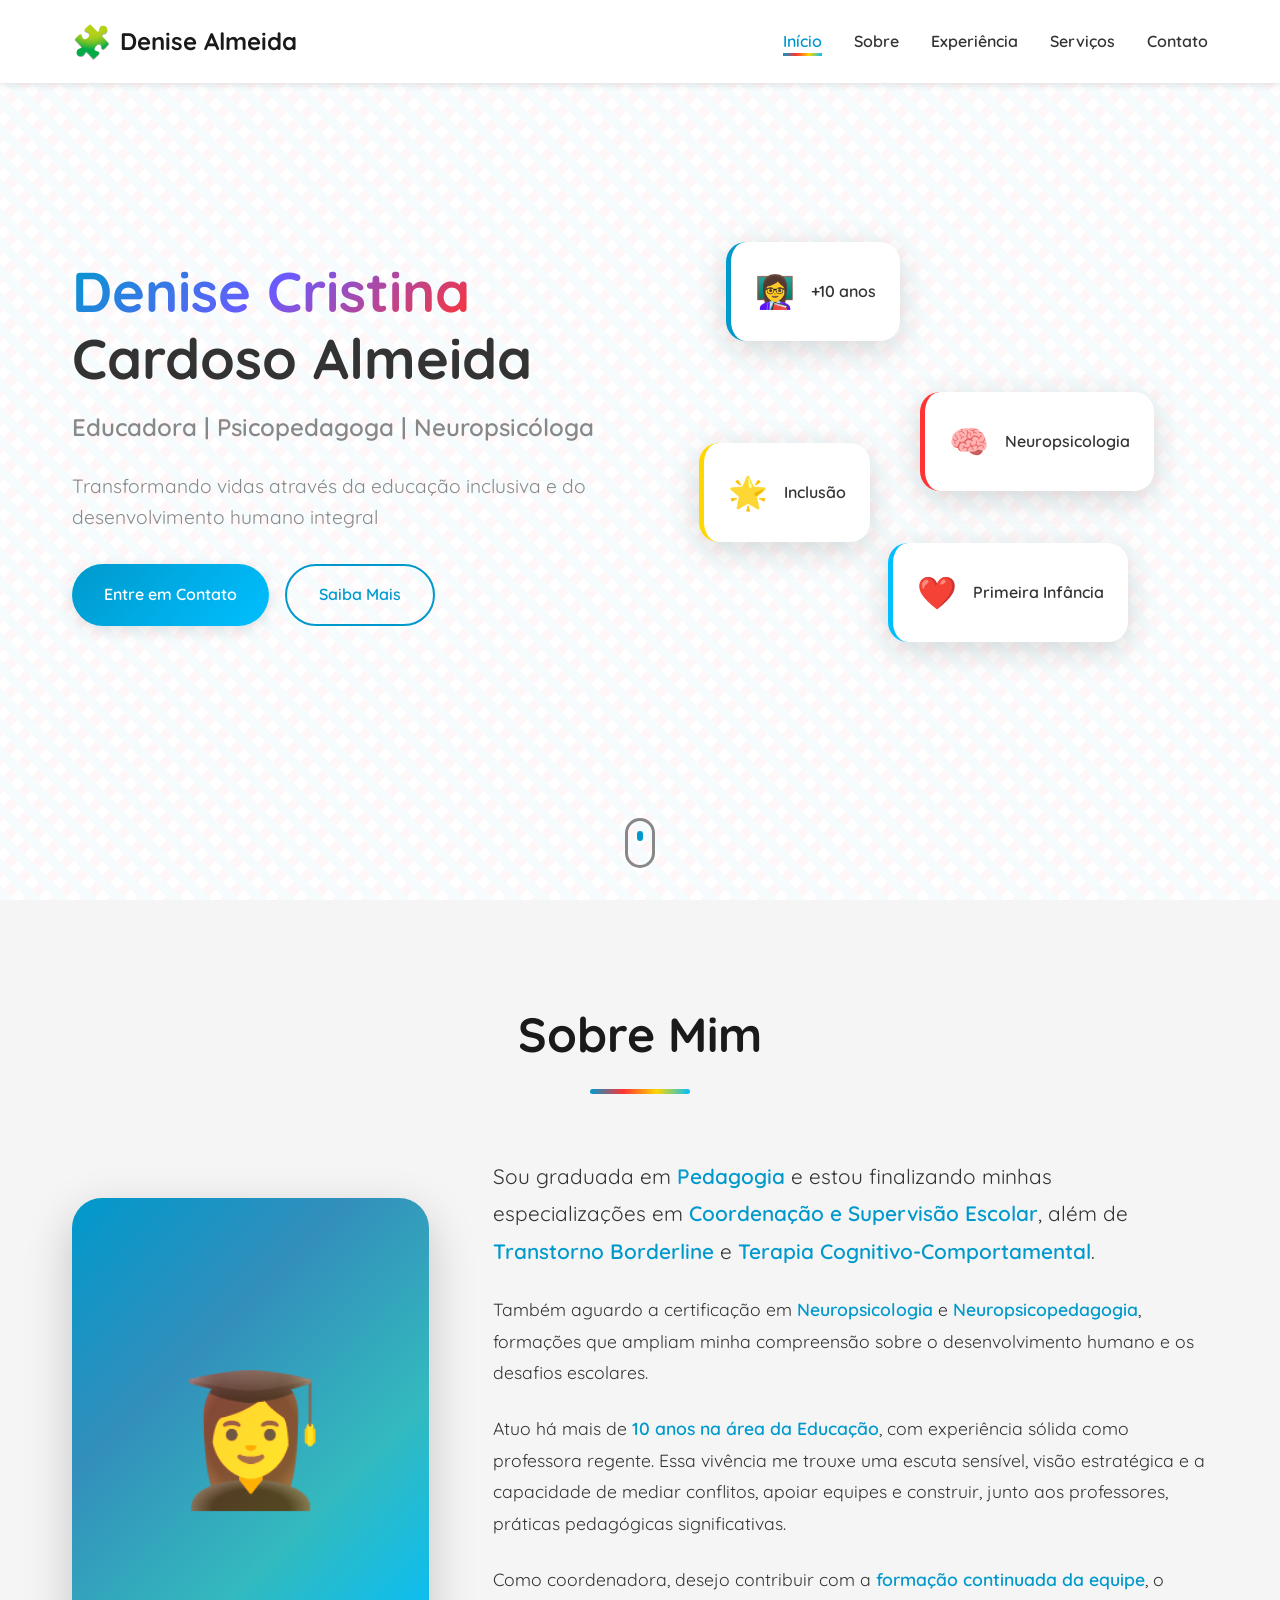
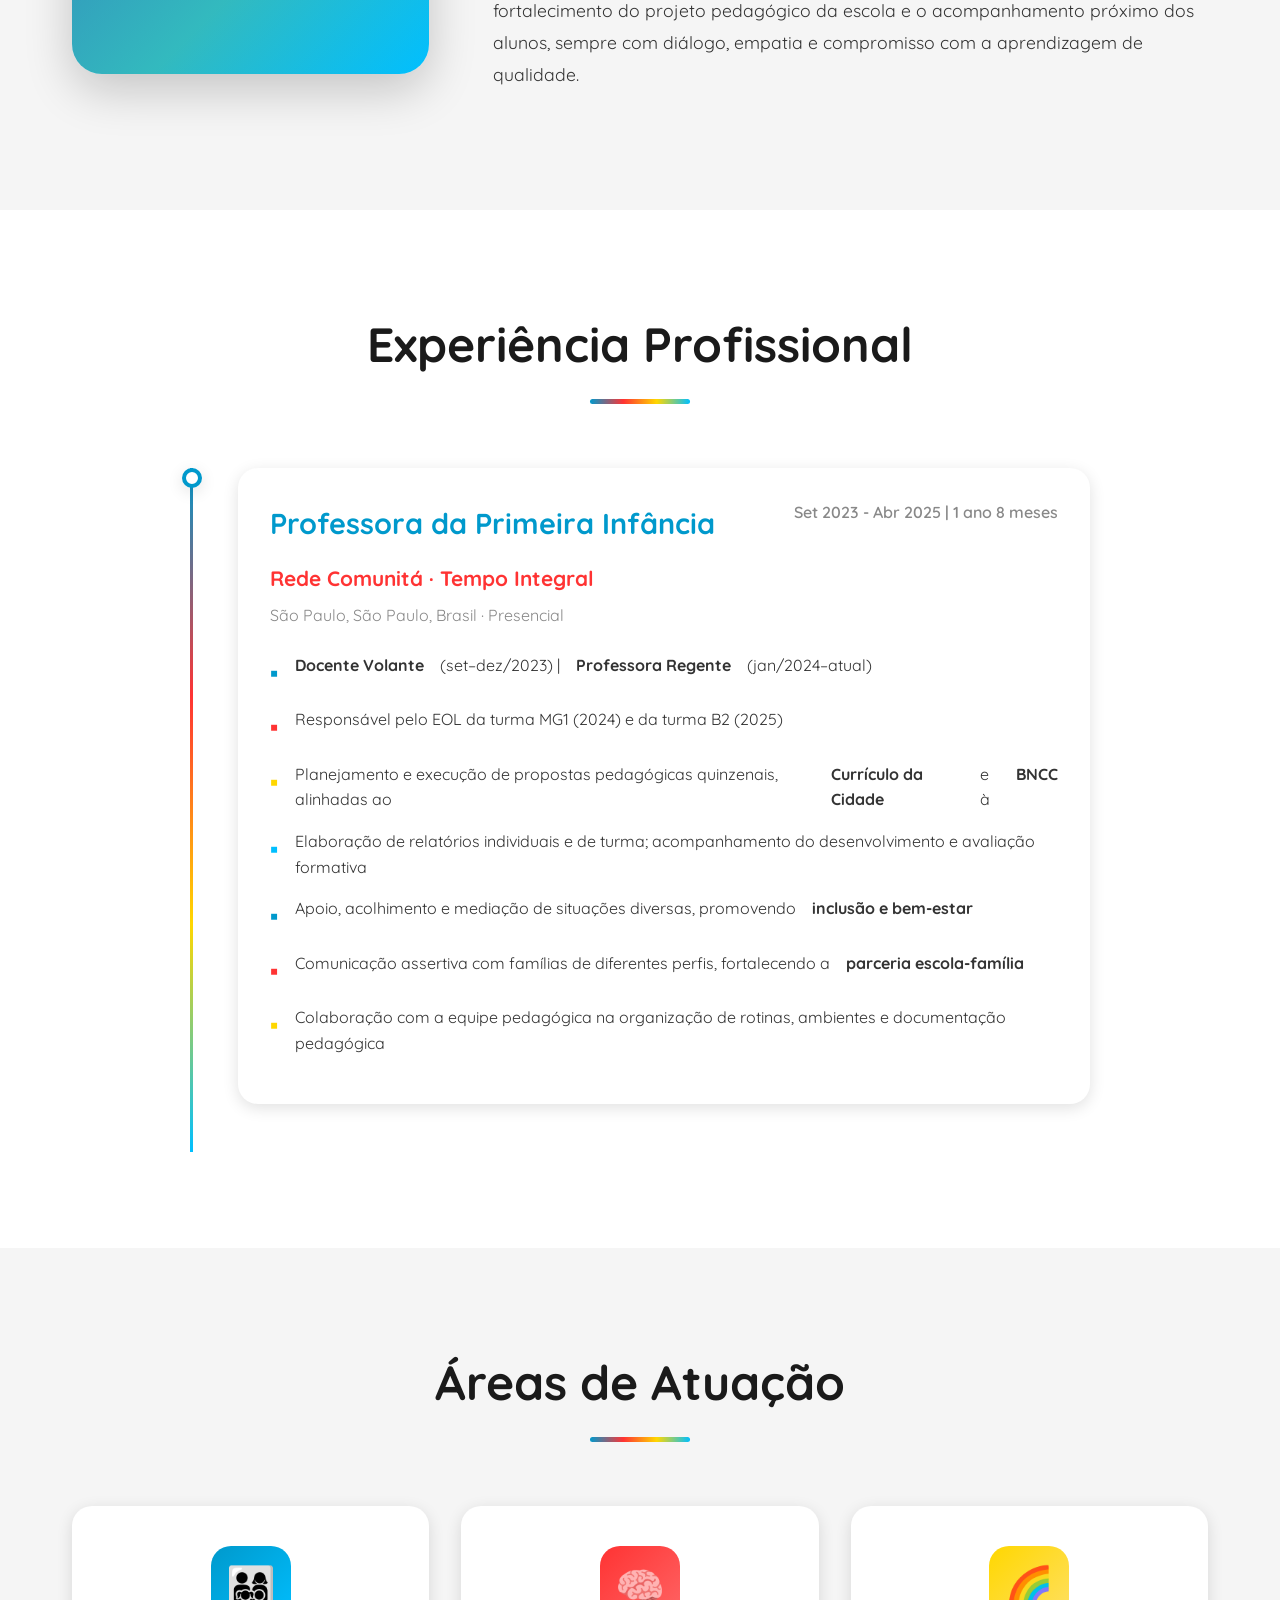
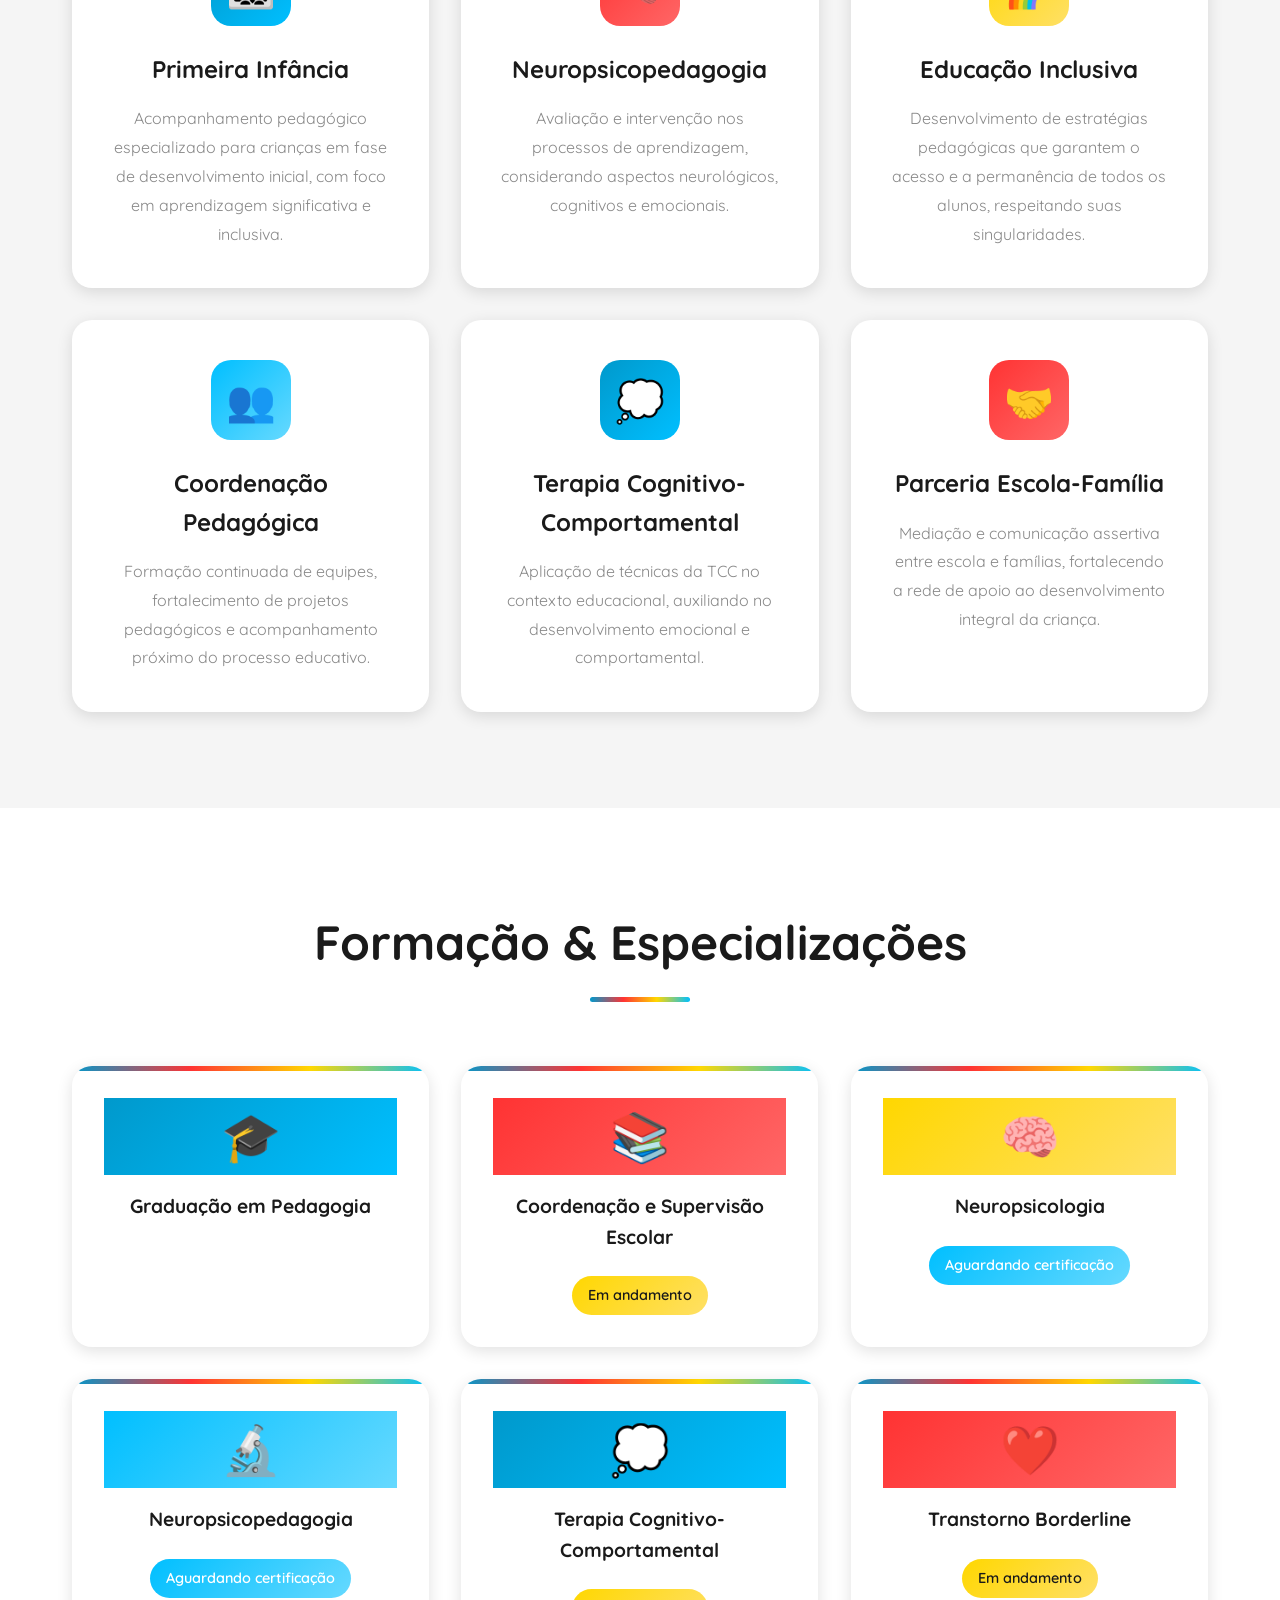
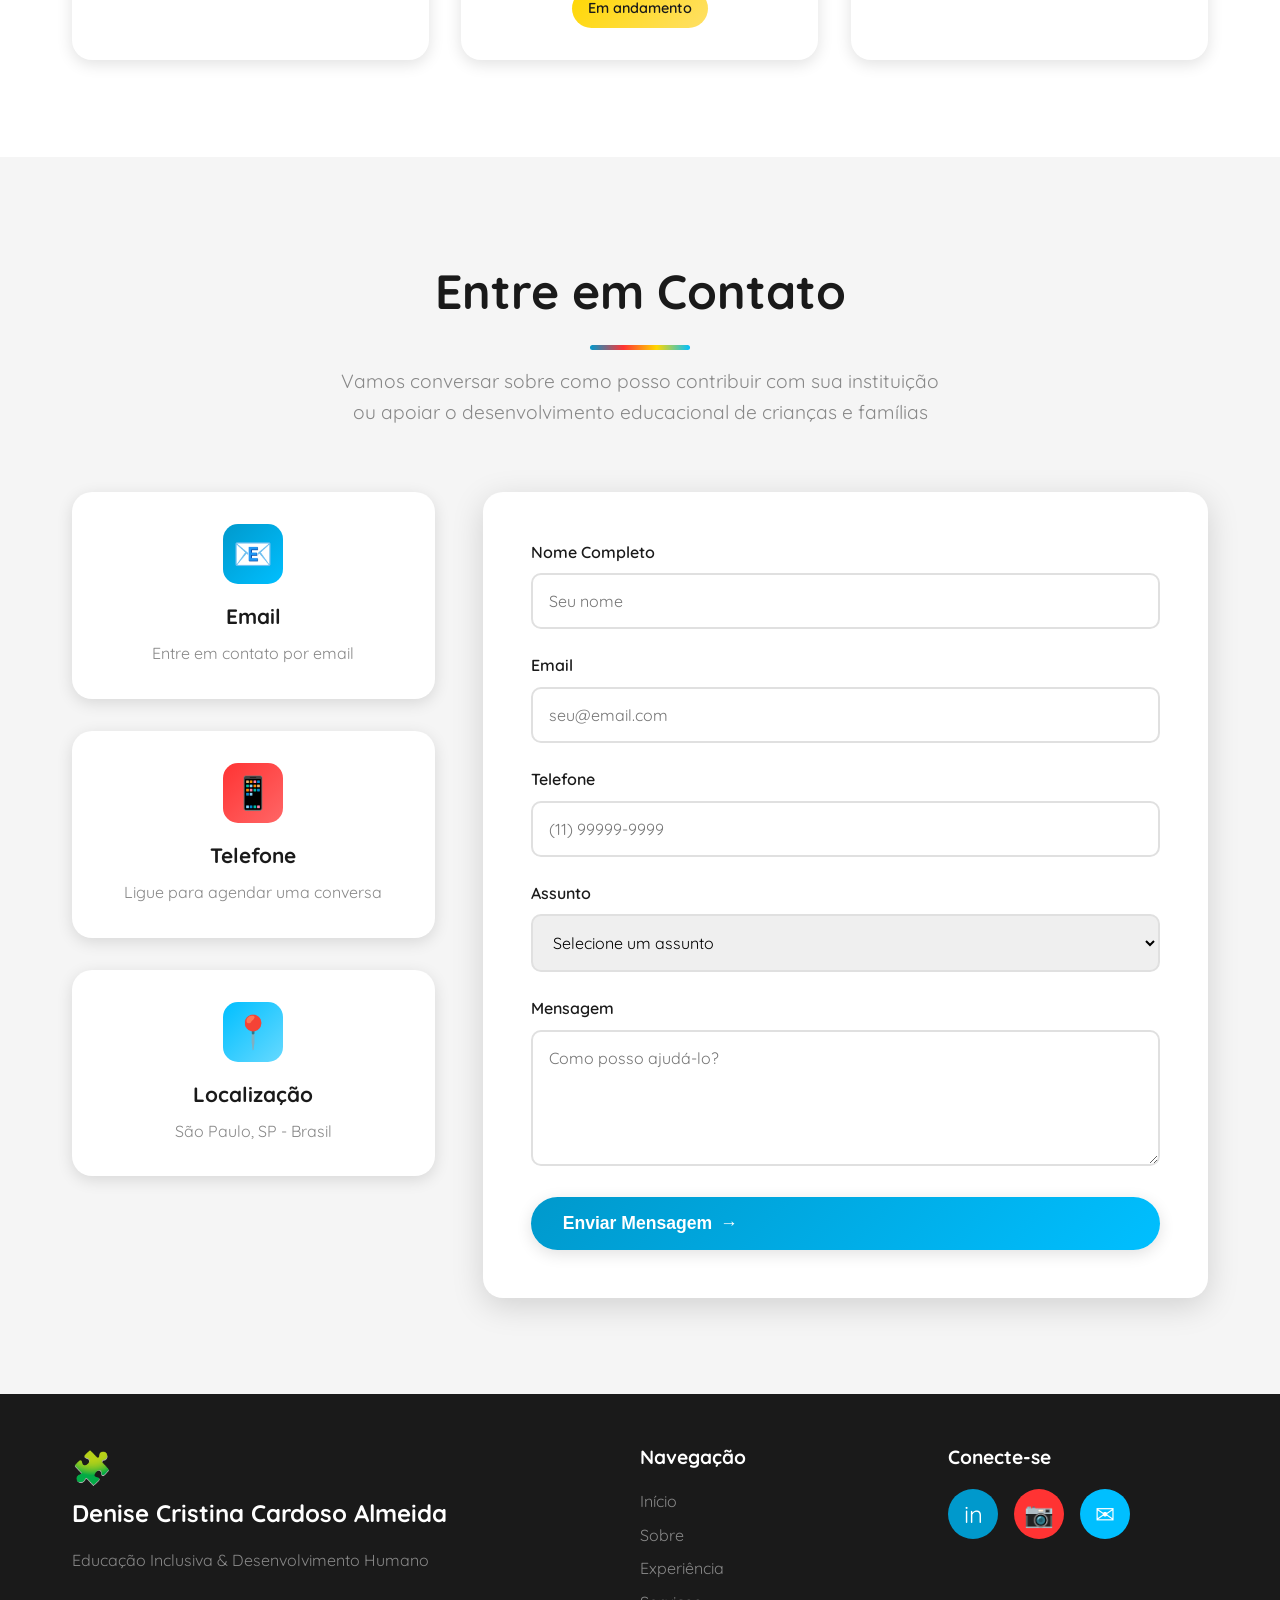
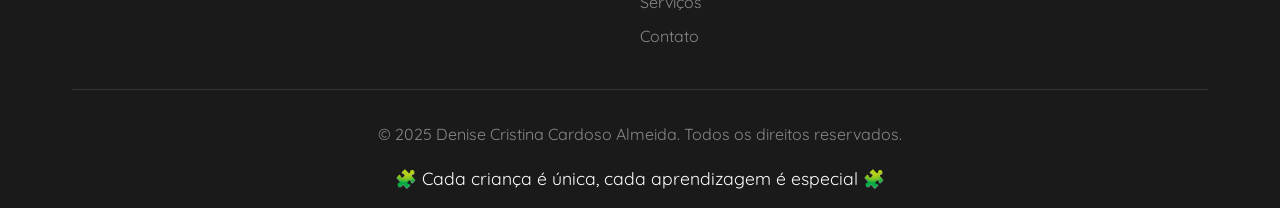
<file: index.html>
<!DOCTYPE html>
<html lang="pt-BR">
<head>
    <meta charset="UTF-8">
    <meta name="viewport" content="width=device-width, initial-scale=1.0">
    <meta name="description" content="Denise Cristina Cardoso Almeida - Professora, Psicopedagoga e Neuropsicóloga especializada em educação inclusiva e primeira infância">
    <title>Denise Cristina Cardoso Almeida | Educação & Inclusão</title>
    <link rel="stylesheet" href="styles.css">
    <link rel="preconnect" href="https://fonts.googleapis.com">
    <link rel="preconnect" href="https://fonts.gstatic.com" crossorigin>
    <link href="https://fonts.googleapis.com/css2?family=Poppins:wght@300;400;600;700&family=Quicksand:wght@400;600;700&display=swap" rel="stylesheet">
</head>
<body>
    <!-- Navigation -->
    <nav class="navbar" id="navbar">
        <div class="container">
            <div class="nav-brand">
                <span class="puzzle-icon">🧩</span>
                <span class="brand-name">Denise Almeida</span>
            </div>
            <ul class="nav-menu" id="navMenu">
                <li><a href="#home" class="nav-link">Início</a></li>
                <li><a href="#about" class="nav-link">Sobre</a></li>
                <li><a href="#experience" class="nav-link">Experiência</a></li>
                <li><a href="#services" class="nav-link">Serviços</a></li>
                <li><a href="#contact" class="nav-link">Contato</a></li>
            </ul>
            <div class="hamburger" id="hamburger">
                <span></span>
                <span></span>
                <span></span>
            </div>
        </div>
    </nav>

    <!-- Hero Section -->
    <section id="home" class="hero">
        <div class="puzzle-background"></div>
        <div class="container hero-content">
            <div class="hero-text" data-aos="fade-right">
                <h1 class="hero-title">
                    <span class="text-gradient">Denise Cristina</span><br>
                    Cardoso Almeida
                </h1>
                <p class="hero-subtitle">Educadora | Psicopedagoga | Neuropsicóloga</p>
                <p class="hero-description">
                    Transformando vidas através da educação inclusiva e do desenvolvimento humano integral
                </p>
                <div class="hero-buttons">
                    <a href="#contact" class="btn btn-primary pulse">Entre em Contato</a>
                    <a href="#about" class="btn btn-outline">Saiba Mais</a>
                </div>
            </div>
            <div class="hero-image" data-aos="fade-left">
                <div class="floating-card card-blue">
                    <span class="card-icon">👩‍🏫</span>
                    <span>+10 anos</span>
                </div>
                <div class="floating-card card-red">
                    <span class="card-icon">🧠</span>
                    <span>Neuropsicologia</span>
                </div>
                <div class="floating-card card-yellow">
                    <span class="card-icon">🌟</span>
                    <span>Inclusão</span>
                </div>
                <div class="floating-card card-cyan">
                    <span class="card-icon">❤️</span>
                    <span>Primeira Infância</span>
                </div>
            </div>
        </div>
        <div class="scroll-indicator">
            <div class="mouse"></div>
        </div>
    </section>

    <!-- About Section -->
    <section id="about" class="about-section">
        <div class="container">
            <div class="section-header" data-aos="fade-up">
                <h2 class="section-title">Sobre Mim</h2>
                <div class="title-underline"></div>
            </div>
            <div class="about-content">
                <div class="about-image" data-aos="fade-right">
                    <div class="image-frame">
                        <div class="puzzle-overlay"></div>
                        <div class="placeholder-image">
                            <span class="placeholder-icon">👩‍🎓</span>
                        </div>
                    </div>
                </div>
                <div class="about-text" data-aos="fade-left">
                    <p class="lead">
                        Sou graduada em <strong>Pedagogia</strong> e estou finalizando minhas especializações em
                        <strong>Coordenação e Supervisão Escolar</strong>, além de <strong>Transtorno Borderline</strong>
                        e <strong>Terapia Cognitivo-Comportamental</strong>.
                    </p>
                    <p>
                        Também aguardo a certificação em <strong>Neuropsicologia</strong> e
                        <strong>Neuropsicopedagogia</strong>, formações que ampliam minha compreensão sobre o
                        desenvolvimento humano e os desafios escolares.
                    </p>
                    <p>
                        Atuo há mais de <strong>10 anos na área da Educação</strong>, com experiência sólida como
                        professora regente. Essa vivência me trouxe uma escuta sensível, visão estratégica e a
                        capacidade de mediar conflitos, apoiar equipes e construir, junto aos professores, práticas
                        pedagógicas significativas.
                    </p>
                    <p>
                        Como coordenadora, desejo contribuir com a <strong>formação continuada da equipe</strong>,
                        o fortalecimento do projeto pedagógico da escola e o acompanhamento próximo dos alunos,
                        sempre com diálogo, empatia e compromisso com a aprendizagem de qualidade.
                    </p>
                </div>
            </div>
        </div>
    </section>

    <!-- Experience Section -->
    <section id="experience" class="experience-section">
        <div class="container">
            <div class="section-header" data-aos="fade-up">
                <h2 class="section-title">Experiência Profissional</h2>
                <div class="title-underline"></div>
            </div>
            <div class="timeline">
                <div class="timeline-item" data-aos="fade-up">
                    <div class="timeline-dot"></div>
                    <div class="timeline-content">
                        <div class="timeline-header">
                            <h3>Professora da Primeira Infância</h3>
                            <span class="timeline-date">Set 2023 - Abr 2025 | 1 ano 8 meses</span>
                        </div>
                        <h4 class="company">Rede Comunitá · Tempo Integral</h4>
                        <p class="location">São Paulo, São Paulo, Brasil · Presencial</p>
                        <ul class="timeline-list">
                            <li>
                                <span class="bullet bullet-blue">▪</span>
                                <strong>Docente Volante</strong> (set–dez/2023) | <strong>Professora Regente</strong> (jan/2024–atual)
                            </li>
                            <li>
                                <span class="bullet bullet-red">▪</span>
                                Responsável pelo EOL da turma MG1 (2024) e da turma B2 (2025)
                            </li>
                            <li>
                                <span class="bullet bullet-yellow">▪</span>
                                Planejamento e execução de propostas pedagógicas quinzenais, alinhadas ao
                                <strong>Currículo da Cidade</strong> e à <strong>BNCC</strong>
                            </li>
                            <li>
                                <span class="bullet bullet-cyan">▪</span>
                                Elaboração de relatórios individuais e de turma; acompanhamento do desenvolvimento
                                e avaliação formativa
                            </li>
                            <li>
                                <span class="bullet bullet-blue">▪</span>
                                Apoio, acolhimento e mediação de situações diversas, promovendo
                                <strong>inclusão e bem-estar</strong>
                            </li>
                            <li>
                                <span class="bullet bullet-red">▪</span>
                                Comunicação assertiva com famílias de diferentes perfis, fortalecendo a
                                <strong>parceria escola-família</strong>
                            </li>
                            <li>
                                <span class="bullet bullet-yellow">▪</span>
                                Colaboração com a equipe pedagógica na organização de rotinas, ambientes e
                                documentação pedagógica
                            </li>
                        </ul>
                    </div>
                </div>
            </div>
        </div>
    </section>

    <!-- Services Section -->
    <section id="services" class="services-section">
        <div class="container">
            <div class="section-header" data-aos="fade-up">
                <h2 class="section-title">Áreas de Atuação</h2>
                <div class="title-underline"></div>
            </div>
            <div class="services-grid">
                <div class="service-card card-hover" data-aos="zoom-in" data-aos-delay="100">
                    <div class="service-icon icon-blue">
                        <span>👨‍👩‍👧‍👦</span>
                    </div>
                    <h3>Primeira Infância</h3>
                    <p>
                        Acompanhamento pedagógico especializado para crianças em fase de desenvolvimento inicial,
                        com foco em aprendizagem significativa e inclusiva.
                    </p>
                </div>
                <div class="service-card card-hover" data-aos="zoom-in" data-aos-delay="200">
                    <div class="service-icon icon-red">
                        <span>🧠</span>
                    </div>
                    <h3>Neuropsicopedagogia</h3>
                    <p>
                        Avaliação e intervenção nos processos de aprendizagem, considerando aspectos neurológicos,
                        cognitivos e emocionais.
                    </p>
                </div>
                <div class="service-card card-hover" data-aos="zoom-in" data-aos-delay="300">
                    <div class="service-icon icon-yellow">
                        <span>🌈</span>
                    </div>
                    <h3>Educação Inclusiva</h3>
                    <p>
                        Desenvolvimento de estratégias pedagógicas que garantem o acesso e a permanência de todos
                        os alunos, respeitando suas singularidades.
                    </p>
                </div>
                <div class="service-card card-hover" data-aos="zoom-in" data-aos-delay="400">
                    <div class="service-icon icon-cyan">
                        <span>👥</span>
                    </div>
                    <h3>Coordenação Pedagógica</h3>
                    <p>
                        Formação continuada de equipes, fortalecimento de projetos pedagógicos e acompanhamento
                        próximo do processo educativo.
                    </p>
                </div>
                <div class="service-card card-hover" data-aos="zoom-in" data-aos-delay="500">
                    <div class="service-icon icon-blue">
                        <span>💭</span>
                    </div>
                    <h3>Terapia Cognitivo-Comportamental</h3>
                    <p>
                        Aplicação de técnicas da TCC no contexto educacional, auxiliando no desenvolvimento
                        emocional e comportamental.
                    </p>
                </div>
                <div class="service-card card-hover" data-aos="zoom-in" data-aos-delay="600">
                    <div class="service-icon icon-red">
                        <span>🤝</span>
                    </div>
                    <h3>Parceria Escola-Família</h3>
                    <p>
                        Mediação e comunicação assertiva entre escola e famílias, fortalecendo a rede de apoio
                        ao desenvolvimento integral da criança.
                    </p>
                </div>
            </div>
        </div>
    </section>

    <!-- Qualifications Section -->
    <section class="qualifications-section">
        <div class="container">
            <div class="section-header" data-aos="fade-up">
                <h2 class="section-title">Formação & Especializações</h2>
                <div class="title-underline"></div>
            </div>
            <div class="qualifications-grid">
                <div class="qualification-card" data-aos="flip-left" data-aos-delay="100">
                    <div class="qualification-icon icon-blue">🎓</div>
                    <h3>Graduação em Pedagogia</h3>
                </div>
                <div class="qualification-card" data-aos="flip-left" data-aos-delay="200">
                    <div class="qualification-icon icon-red">📚</div>
                    <h3>Coordenação e Supervisão Escolar</h3>
                    <span class="badge badge-progress">Em andamento</span>
                </div>
                <div class="qualification-card" data-aos="flip-left" data-aos-delay="300">
                    <div class="qualification-icon icon-yellow">🧠</div>
                    <h3>Neuropsicologia</h3>
                    <span class="badge badge-waiting">Aguardando certificação</span>
                </div>
                <div class="qualification-card" data-aos="flip-left" data-aos-delay="400">
                    <div class="qualification-icon icon-cyan">🔬</div>
                    <h3>Neuropsicopedagogia</h3>
                    <span class="badge badge-waiting">Aguardando certificação</span>
                </div>
                <div class="qualification-card" data-aos="flip-left" data-aos-delay="500">
                    <div class="qualification-icon icon-blue">💭</div>
                    <h3>Terapia Cognitivo-Comportamental</h3>
                    <span class="badge badge-progress">Em andamento</span>
                </div>
                <div class="qualification-card" data-aos="flip-left" data-aos-delay="600">
                    <div class="qualification-icon icon-red">❤️</div>
                    <h3>Transtorno Borderline</h3>
                    <span class="badge badge-progress">Em andamento</span>
                </div>
            </div>
        </div>
    </section>

    <!-- Contact Section -->
    <section id="contact" class="contact-section">
        <div class="container">
            <div class="section-header" data-aos="fade-up">
                <h2 class="section-title">Entre em Contato</h2>
                <div class="title-underline"></div>
                <p class="section-subtitle">
                    Vamos conversar sobre como posso contribuir com sua instituição ou apoiar o
                    desenvolvimento educacional de crianças e famílias
                </p>
            </div>
            <div class="contact-content">
                <div class="contact-info" data-aos="fade-right">
                    <div class="info-card card-hover">
                        <div class="info-icon icon-blue">
                            <span>📧</span>
                        </div>
                        <h3>Email</h3>
                        <p>Entre em contato por email</p>
                    </div>
                    <div class="info-card card-hover">
                        <div class="info-icon icon-red">
                            <span>📱</span>
                        </div>
                        <h3>Telefone</h3>
                        <p>Ligue para agendar uma conversa</p>
                    </div>
                    <div class="info-card card-hover">
                        <div class="info-icon icon-cyan">
                            <span>📍</span>
                        </div>
                        <h3>Localização</h3>
                        <p>São Paulo, SP - Brasil</p>
                    </div>
                </div>
                <div class="contact-form-container" data-aos="fade-left">
                    <form class="contact-form" id="contactForm">
                        <div class="form-group">
                            <label for="name">Nome Completo</label>
                            <input type="text" id="name" name="name" required placeholder="Seu nome">
                        </div>
                        <div class="form-group">
                            <label for="email">Email</label>
                            <input type="email" id="email" name="email" required placeholder="seu@email.com">
                        </div>
                        <div class="form-group">
                            <label for="phone">Telefone</label>
                            <input type="tel" id="phone" name="phone" placeholder="(11) 99999-9999">
                        </div>
                        <div class="form-group">
                            <label for="subject">Assunto</label>
                            <select id="subject" name="subject" required>
                                <option value="">Selecione um assunto</option>
                                <option value="consultoria">Consultoria Pedagógica</option>
                                <option value="coordenacao">Coordenação Escolar</option>
                                <option value="avaliacao">Avaliação Neuropsicopedagógica</option>
                                <option value="palestra">Palestras e Formações</option>
                                <option value="outro">Outro</option>
                            </select>
                        </div>
                        <div class="form-group">
                            <label for="message">Mensagem</label>
                            <textarea id="message" name="message" required rows="5" placeholder="Como posso ajudá-lo?"></textarea>
                        </div>
                        <button type="submit" class="btn btn-primary btn-submit">
                            Enviar Mensagem
                            <span class="btn-icon">→</span>
                        </button>
                    </form>
                </div>
            </div>
        </div>
    </section>

    <!-- Footer -->
    <footer class="footer">
        <div class="container">
            <div class="footer-content">
                <div class="footer-brand">
                    <span class="puzzle-icon">🧩</span>
                    <h3>Denise Cristina Cardoso Almeida</h3>
                    <p>Educação Inclusiva & Desenvolvimento Humano</p>
                </div>
                <div class="footer-links">
                    <h4>Navegação</h4>
                    <ul>
                        <li><a href="#home">Início</a></li>
                        <li><a href="#about">Sobre</a></li>
                        <li><a href="#experience">Experiência</a></li>
                        <li><a href="#services">Serviços</a></li>
                        <li><a href="#contact">Contato</a></li>
                    </ul>
                </div>
                <div class="footer-social">
                    <h4>Conecte-se</h4>
                    <div class="social-links">
                        <a href="#" class="social-link social-blue" aria-label="LinkedIn">
                            <span>in</span>
                        </a>
                        <a href="#" class="social-link social-red" aria-label="Instagram">
                            <span>📷</span>
                        </a>
                        <a href="#" class="social-link social-cyan" aria-label="Email">
                            <span>✉</span>
                        </a>
                    </div>
                </div>
            </div>
            <div class="footer-bottom">
                <p>&copy; 2025 Denise Cristina Cardoso Almeida. Todos os direitos reservados.</p>
                <p class="footer-tagline">
                    <span class="puzzle-piece">🧩</span>
                    Cada criança é única, cada aprendizagem é especial
                    <span class="puzzle-piece">🧩</span>
                </p>
            </div>
        </div>
    </footer>

    <!-- Scroll to Top Button -->
    <button id="scrollTop" class="scroll-top" aria-label="Voltar ao topo">
        ↑
    </button>

    <script src="script.js"></script>
</body>
</html>
</file>
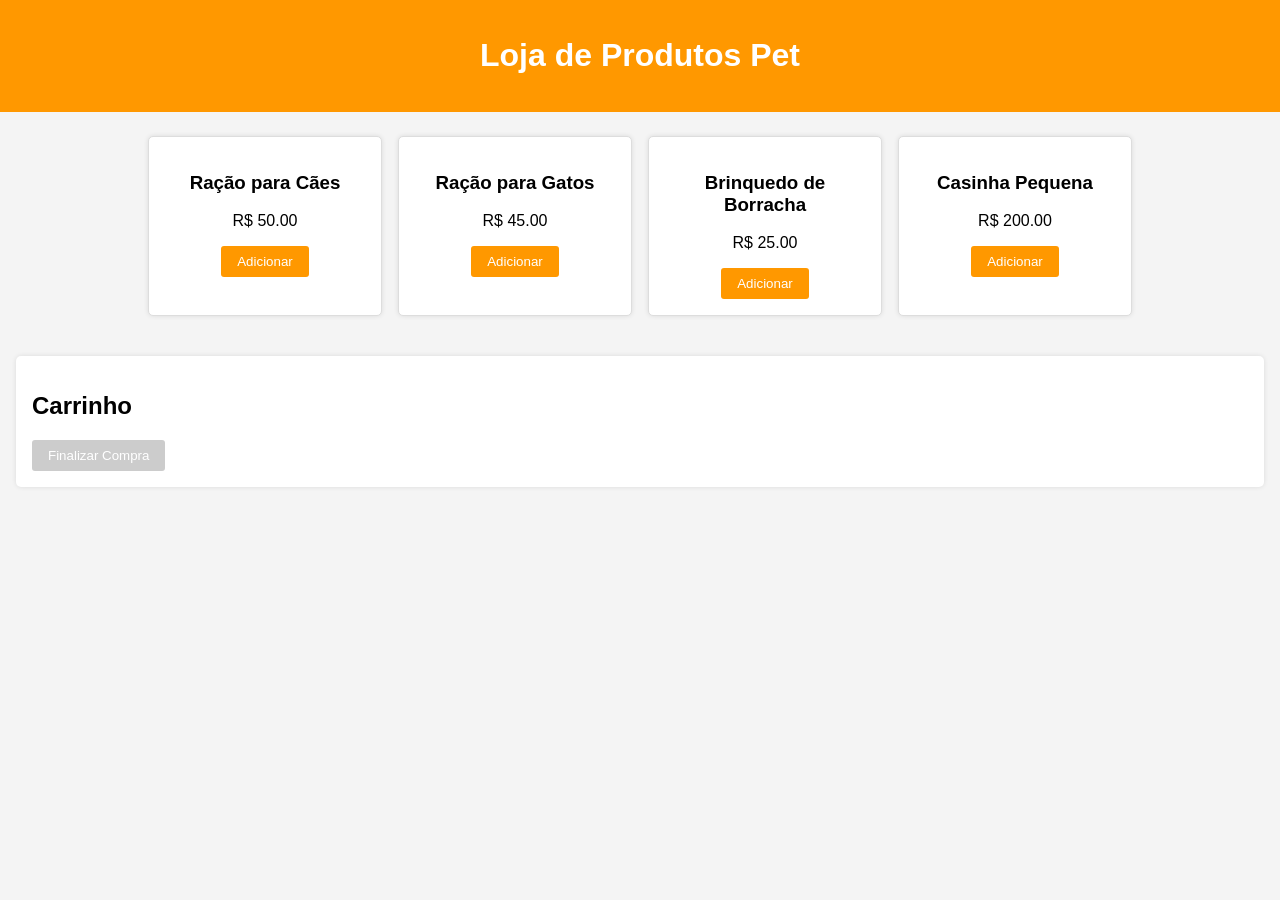
<file: src/index.html>
<!DOCTYPE html>
<html lang="pt-BR">
<head>
    <meta charset="UTF-8">
    <meta name="viewport" content="width=device-width, initial-scale=1.0">
    <title>Pet Shop</title>
    <link rel="stylesheet" href="style.css">
</head>
<body>
    <header>
        <h1>Loja de Produtos Pet</h1>
    </header>

    <section id="produtos" class="produtos">
        <!-- Produtos serão carregados aqui -->
    </section>

    <section id="carrinho" class="carrinho">
        <h2>Carrinho</h2>
        <ul id="itens-carrinho"></ul>
        <p id="total"></p>
        <button id="checkout" disabled>Finalizar Compra</button>
    </section>

    <script src="script.js"></script>
</body>
</html>
</file>
<file: styles.css>
/* ============================================
   VARIABLES & RESET
   ============================================ */

:root {
    /* Autism Awareness Colors */
    --color-blue: #0099CC;
    --color-red: #FF3333;
    --color-yellow: #FFD700;
    --color-cyan: #00BFFF;
    --color-purple: #6B5AFF;

    /* Neutral Colors */
    --color-white: #FFFFFF;
    --color-black: #1a1a1a;
    --color-gray-light: #F5F5F5;
    --color-gray: #888888;
    --color-gray-dark: #333333;

    /* Shadows */
    --shadow-sm: 0 2px 8px rgba(0, 0, 0, 0.1);
    --shadow-md: 0 4px 16px rgba(0, 0, 0, 0.12);
    --shadow-lg: 0 8px 32px rgba(0, 0, 0, 0.15);
    --shadow-xl: 0 16px 48px rgba(0, 0, 0, 0.2);

    /* Transitions */
    --transition-fast: 0.2s ease;
    --transition-base: 0.3s ease;
    --transition-slow: 0.5s ease;

    /* Spacing */
    --spacing-xs: 0.5rem;
    --spacing-sm: 1rem;
    --spacing-md: 2rem;
    --spacing-lg: 4rem;
    --spacing-xl: 6rem;
}

* {
    margin: 0;
    padding: 0;
    box-sizing: border-box;
}

html {
    scroll-behavior: smooth;
    font-size: 16px;
}

body {
    font-family: 'Quicksand', 'Poppins', sans-serif;
    line-height: 1.6;
    color: var(--color-gray-dark);
    background-color: var(--color-white);
    overflow-x: hidden;
}

.container {
    max-width: 1200px;
    margin: 0 auto;
    padding: 0 2rem;
}

/* ============================================
   NAVIGATION
   ============================================ */

.navbar {
    position: fixed;
    top: 0;
    left: 0;
    right: 0;
    background: var(--color-white);
    box-shadow: var(--shadow-sm);
    z-index: 1000;
    transition: var(--transition-base);
}

.navbar.scrolled {
    box-shadow: var(--shadow-md);
}

.navbar .container {
    display: flex;
    justify-content: space-between;
    align-items: center;
    padding: 1rem 2rem;
}

.nav-brand {
    display: flex;
    align-items: center;
    gap: 0.5rem;
    font-size: 1.5rem;
    font-weight: 700;
    color: var(--color-black);
}

.puzzle-icon {
    font-size: 2rem;
    animation: rotate 10s infinite linear;
}

@keyframes rotate {
    from { transform: rotate(0deg); }
    to { transform: rotate(360deg); }
}

.nav-menu {
    display: flex;
    list-style: none;
    gap: 2rem;
}

.nav-link {
    text-decoration: none;
    color: var(--color-gray-dark);
    font-weight: 600;
    position: relative;
    transition: var(--transition-fast);
}

.nav-link::after {
    content: '';
    position: absolute;
    bottom: -5px;
    left: 0;
    width: 0;
    height: 3px;
    background: linear-gradient(90deg, var(--color-blue), var(--color-red), var(--color-yellow), var(--color-cyan));
    transition: var(--transition-base);
}

.nav-link:hover::after {
    width: 100%;
}

.hamburger {
    display: none;
    flex-direction: column;
    gap: 5px;
    cursor: pointer;
}

.hamburger span {
    width: 25px;
    height: 3px;
    background: var(--color-black);
    transition: var(--transition-base);
}

/* ============================================
   HERO SECTION
   ============================================ */

.hero {
    min-height: 100vh;
    display: flex;
    align-items: center;
    justify-content: center;
    position: relative;
    overflow: hidden;
    padding-top: 80px;
}

.puzzle-background {
    position: absolute;
    top: 0;
    left: 0;
    right: 0;
    bottom: 0;
    opacity: 0.03;
    background-image:
        repeating-linear-gradient(45deg, var(--color-blue) 0px, var(--color-blue) 10px, transparent 10px, transparent 20px),
        repeating-linear-gradient(-45deg, var(--color-red) 0px, var(--color-red) 10px, transparent 10px, transparent 20px);
    animation: backgroundShift 20s infinite linear;
}

@keyframes backgroundShift {
    0% { transform: translate(0, 0); }
    100% { transform: translate(20px, 20px); }
}

.hero-content {
    display: grid;
    grid-template-columns: 1fr 1fr;
    gap: 4rem;
    align-items: center;
}

.hero-title {
    font-size: 3.5rem;
    font-weight: 700;
    line-height: 1.2;
    margin-bottom: 1rem;
}

.text-gradient {
    background: linear-gradient(135deg, var(--color-blue), var(--color-purple), var(--color-red));
    -webkit-background-clip: text;
    background-clip: text;
    -webkit-text-fill-color: transparent;
    animation: gradientShift 5s ease infinite;
}

@keyframes gradientShift {
    0%, 100% { filter: hue-rotate(0deg); }
    50% { filter: hue-rotate(30deg); }
}

.hero-subtitle {
    font-size: 1.5rem;
    color: var(--color-gray);
    margin-bottom: 1.5rem;
    font-weight: 600;
}

.hero-description {
    font-size: 1.2rem;
    color: var(--color-gray);
    margin-bottom: 2rem;
}

.hero-buttons {
    display: flex;
    gap: 1rem;
    flex-wrap: wrap;
}

.btn {
    padding: 1rem 2rem;
    border-radius: 50px;
    font-weight: 600;
    text-decoration: none;
    transition: var(--transition-base);
    display: inline-flex;
    align-items: center;
    gap: 0.5rem;
    border: none;
    cursor: pointer;
    font-size: 1rem;
}

.btn-primary {
    background: linear-gradient(135deg, var(--color-blue), var(--color-cyan));
    color: var(--color-white);
    box-shadow: var(--shadow-md);
}

.btn-primary:hover {
    transform: translateY(-3px);
    box-shadow: var(--shadow-lg);
}

.btn-outline {
    background: transparent;
    color: var(--color-blue);
    border: 2px solid var(--color-blue);
}

.btn-outline:hover {
    background: var(--color-blue);
    color: var(--color-white);
    transform: translateY(-3px);
}

.pulse {
    animation: pulse 2s infinite;
}

@keyframes pulse {
    0%, 100% { box-shadow: 0 0 0 0 rgba(0, 153, 204, 0.7); }
    50% { box-shadow: 0 0 0 20px rgba(0, 153, 204, 0); }
}

.hero-image {
    position: relative;
    height: 500px;
}

.floating-card {
    position: absolute;
    background: var(--color-white);
    padding: 1.5rem;
    border-radius: 20px;
    box-shadow: var(--shadow-lg);
    display: flex;
    align-items: center;
    gap: 1rem;
    font-weight: 600;
    animation: float 3s ease-in-out infinite;
}

.card-blue {
    top: 10%;
    left: 10%;
    border-left: 5px solid var(--color-blue);
}

.card-red {
    top: 40%;
    right: 10%;
    border-left: 5px solid var(--color-red);
    animation-delay: 0.5s;
}

.card-yellow {
    bottom: 30%;
    left: 5%;
    border-left: 5px solid var(--color-yellow);
    animation-delay: 1s;
}

.card-cyan {
    bottom: 10%;
    right: 15%;
    border-left: 5px solid var(--color-cyan);
    animation-delay: 1.5s;
}

@keyframes float {
    0%, 100% { transform: translateY(0px); }
    50% { transform: translateY(-20px); }
}

.card-icon {
    font-size: 2rem;
}

.scroll-indicator {
    position: absolute;
    bottom: 2rem;
    left: 50%;
    transform: translateX(-50%);
}

.mouse {
    width: 30px;
    height: 50px;
    border: 3px solid var(--color-gray);
    border-radius: 20px;
    position: relative;
}

.mouse::before {
    content: '';
    position: absolute;
    top: 10px;
    left: 50%;
    transform: translateX(-50%);
    width: 6px;
    height: 10px;
    background: var(--color-blue);
    border-radius: 3px;
    animation: scroll 2s infinite;
}

@keyframes scroll {
    0% { transform: translateX(-50%) translateY(0); opacity: 1; }
    100% { transform: translateX(-50%) translateY(20px); opacity: 0; }
}

/* ============================================
   SECTIONS
   ============================================ */

section {
    padding: var(--spacing-xl) 0;
}

.section-header {
    text-align: center;
    margin-bottom: 4rem;
}

.section-title {
    font-size: 3rem;
    font-weight: 700;
    margin-bottom: 1rem;
    color: var(--color-black);
}

.title-underline {
    width: 100px;
    height: 5px;
    background: linear-gradient(90deg, var(--color-blue), var(--color-red), var(--color-yellow), var(--color-cyan));
    margin: 0 auto;
    border-radius: 5px;
}

.section-subtitle {
    font-size: 1.2rem;
    color: var(--color-gray);
    max-width: 600px;
    margin: 1rem auto 0;
}

/* ============================================
   ABOUT SECTION
   ============================================ */

.about-section {
    background: var(--color-gray-light);
}

.about-content {
    display: grid;
    grid-template-columns: 1fr 2fr;
    gap: 4rem;
    align-items: center;
}

.image-frame {
    position: relative;
    border-radius: 30px;
    overflow: hidden;
    box-shadow: var(--shadow-xl);
}

.puzzle-overlay {
    position: absolute;
    top: 0;
    left: 0;
    right: 0;
    bottom: 0;
    background: linear-gradient(135deg, rgba(0, 153, 204, 0.2), rgba(255, 51, 51, 0.2), rgba(255, 215, 0, 0.2), rgba(0, 191, 255, 0.2));
    z-index: 1;
}

.placeholder-image {
    aspect-ratio: 3/4;
    background: linear-gradient(135deg, var(--color-blue), var(--color-cyan));
    display: flex;
    align-items: center;
    justify-content: center;
}

.placeholder-icon {
    font-size: 8rem;
    filter: brightness(1.2);
}

.about-text {
    font-size: 1.1rem;
}

.about-text .lead {
    font-size: 1.3rem;
    margin-bottom: 1.5rem;
    color: var(--color-gray-dark);
}

.about-text p {
    margin-bottom: 1.5rem;
    line-height: 1.8;
}

.about-text strong {
    color: var(--color-blue);
    font-weight: 600;
}

/* ============================================
   EXPERIENCE SECTION
   ============================================ */

.timeline {
    max-width: 900px;
    margin: 0 auto;
}

.timeline-item {
    position: relative;
    padding-left: 3rem;
    padding-bottom: 3rem;
}

.timeline-item::before {
    content: '';
    position: absolute;
    left: 0;
    top: 0;
    bottom: 0;
    width: 3px;
    background: linear-gradient(180deg, var(--color-blue), var(--color-red), var(--color-yellow), var(--color-cyan));
}

.timeline-dot {
    position: absolute;
    left: -8px;
    top: 0;
    width: 20px;
    height: 20px;
    border-radius: 50%;
    background: var(--color-white);
    border: 4px solid var(--color-blue);
    box-shadow: var(--shadow-md);
    animation: pulse-dot 2s infinite;
}

@keyframes pulse-dot {
    0%, 100% { transform: scale(1); }
    50% { transform: scale(1.2); }
}

.timeline-content {
    background: var(--color-white);
    padding: 2rem;
    border-radius: 20px;
    box-shadow: var(--shadow-md);
    transition: var(--transition-base);
}

.timeline-content:hover {
    transform: translateX(10px);
    box-shadow: var(--shadow-lg);
}

.timeline-header {
    display: flex;
    justify-content: space-between;
    align-items: flex-start;
    margin-bottom: 1rem;
    flex-wrap: wrap;
    gap: 1rem;
}

.timeline-header h3 {
    font-size: 1.8rem;
    color: var(--color-blue);
}

.timeline-date {
    color: var(--color-gray);
    font-weight: 600;
}

.company {
    font-size: 1.3rem;
    color: var(--color-red);
    margin-bottom: 0.5rem;
}

.location {
    color: var(--color-gray);
    margin-bottom: 1.5rem;
}

.timeline-list {
    list-style: none;
}

.timeline-list li {
    margin-bottom: 1rem;
    display: flex;
    gap: 1rem;
    line-height: 1.6;
}

.bullet {
    font-size: 1.5rem;
    flex-shrink: 0;
}

.bullet-blue { color: var(--color-blue); }
.bullet-red { color: var(--color-red); }
.bullet-yellow { color: var(--color-yellow); }
.bullet-cyan { color: var(--color-cyan); }

/* ============================================
   SERVICES SECTION
   ============================================ */

.services-section {
    background: var(--color-gray-light);
}

.services-grid {
    display: grid;
    grid-template-columns: repeat(auto-fit, minmax(300px, 1fr));
    gap: 2rem;
}

.service-card {
    background: var(--color-white);
    padding: 2.5rem;
    border-radius: 20px;
    box-shadow: var(--shadow-md);
    transition: var(--transition-base);
    text-align: center;
}

.card-hover:hover {
    transform: translateY(-10px) scale(1.02);
    box-shadow: var(--shadow-xl);
}

.service-icon {
    width: 80px;
    height: 80px;
    margin: 0 auto 1.5rem;
    border-radius: 20px;
    display: flex;
    align-items: center;
    justify-content: center;
    font-size: 2.5rem;
}

.icon-blue {
    background: linear-gradient(135deg, var(--color-blue), var(--color-cyan));
    animation: iconFloat 3s ease-in-out infinite;
}

.icon-red {
    background: linear-gradient(135deg, var(--color-red), #FF6666);
    animation: iconFloat 3s ease-in-out infinite;
    animation-delay: 0.5s;
}

.icon-yellow {
    background: linear-gradient(135deg, var(--color-yellow), #FFE066);
    animation: iconFloat 3s ease-in-out infinite;
    animation-delay: 1s;
}

.icon-cyan {
    background: linear-gradient(135deg, var(--color-cyan), #66D9FF);
    animation: iconFloat 3s ease-in-out infinite;
    animation-delay: 1.5s;
}

@keyframes iconFloat {
    0%, 100% { transform: translateY(0) rotate(0deg); }
    50% { transform: translateY(-10px) rotate(5deg); }
}

.service-card h3 {
    font-size: 1.5rem;
    margin-bottom: 1rem;
    color: var(--color-black);
}

.service-card p {
    color: var(--color-gray);
    line-height: 1.8;
}

/* ============================================
   QUALIFICATIONS SECTION
   ============================================ */

.qualifications-grid {
    display: grid;
    grid-template-columns: repeat(auto-fit, minmax(280px, 1fr));
    gap: 2rem;
}

.qualification-card {
    background: var(--color-white);
    padding: 2rem;
    border-radius: 20px;
    box-shadow: var(--shadow-md);
    text-align: center;
    transition: var(--transition-base);
    position: relative;
    overflow: hidden;
}

.qualification-card::before {
    content: '';
    position: absolute;
    top: 0;
    left: 0;
    right: 0;
    height: 5px;
    background: linear-gradient(90deg, var(--color-blue), var(--color-red), var(--color-yellow), var(--color-cyan));
}

.qualification-card:hover {
    transform: scale(1.05);
    box-shadow: var(--shadow-lg);
}

.qualification-icon {
    font-size: 3rem;
    margin-bottom: 1rem;
}

.qualification-card h3 {
    font-size: 1.2rem;
    color: var(--color-black);
    margin-bottom: 0.5rem;
}

.badge {
    display: inline-block;
    padding: 0.5rem 1rem;
    border-radius: 50px;
    font-size: 0.9rem;
    font-weight: 600;
    margin-top: 1rem;
}

.badge-progress {
    background: linear-gradient(135deg, var(--color-yellow), #FFE066);
    color: var(--color-black);
}

.badge-waiting {
    background: linear-gradient(135deg, var(--color-cyan), #66D9FF);
    color: var(--color-white);
}

/* ============================================
   CONTACT SECTION
   ============================================ */

.contact-section {
    background: var(--color-gray-light);
}

.contact-content {
    display: grid;
    grid-template-columns: 1fr 2fr;
    gap: 3rem;
}

.contact-info {
    display: flex;
    flex-direction: column;
    gap: 2rem;
}

.info-card {
    background: var(--color-white);
    padding: 2rem;
    border-radius: 20px;
    box-shadow: var(--shadow-md);
    text-align: center;
    transition: var(--transition-base);
}

.info-icon {
    width: 60px;
    height: 60px;
    margin: 0 auto 1rem;
    border-radius: 15px;
    display: flex;
    align-items: center;
    justify-content: center;
    font-size: 2rem;
}

.info-card h3 {
    font-size: 1.3rem;
    margin-bottom: 0.5rem;
    color: var(--color-black);
}

.info-card p {
    color: var(--color-gray);
}

.contact-form-container {
    background: var(--color-white);
    padding: 3rem;
    border-radius: 20px;
    box-shadow: var(--shadow-lg);
}

.form-group {
    margin-bottom: 1.5rem;
}

.form-group label {
    display: block;
    margin-bottom: 0.5rem;
    font-weight: 600;
    color: var(--color-black);
}

.form-group input,
.form-group select,
.form-group textarea {
    width: 100%;
    padding: 1rem;
    border: 2px solid #E0E0E0;
    border-radius: 10px;
    font-family: inherit;
    font-size: 1rem;
    transition: var(--transition-fast);
}

.form-group input:focus,
.form-group select:focus,
.form-group textarea:focus {
    outline: none;
    border-color: var(--color-blue);
    box-shadow: 0 0 0 3px rgba(0, 153, 204, 0.1);
}

.btn-submit {
    width: 100%;
    font-size: 1.1rem;
}

.btn-icon {
    transition: var(--transition-fast);
}

.btn-submit:hover .btn-icon {
    transform: translateX(5px);
}

/* ============================================
   FOOTER
   ============================================ */

.footer {
    background: var(--color-black);
    color: var(--color-white);
    padding: 3rem 0 1rem;
}

.footer-content {
    display: grid;
    grid-template-columns: 2fr 1fr 1fr;
    gap: 3rem;
    margin-bottom: 2rem;
}

.footer-brand h3 {
    font-size: 1.5rem;
    margin-bottom: 1rem;
}

.footer-brand p {
    color: var(--color-gray);
}

.footer-links h4,
.footer-social h4 {
    margin-bottom: 1rem;
    font-size: 1.2rem;
}

.footer-links ul {
    list-style: none;
}

.footer-links li {
    margin-bottom: 0.5rem;
}

.footer-links a {
    color: var(--color-gray);
    text-decoration: none;
    transition: var(--transition-fast);
}

.footer-links a:hover {
    color: var(--color-blue);
    padding-left: 5px;
}

.social-links {
    display: flex;
    gap: 1rem;
}

.social-link {
    width: 50px;
    height: 50px;
    border-radius: 50%;
    display: flex;
    align-items: center;
    justify-content: center;
    font-size: 1.5rem;
    text-decoration: none;
    color: var(--color-white);
    transition: var(--transition-base);
}

.social-blue { background: var(--color-blue); }
.social-red { background: var(--color-red); }
.social-cyan { background: var(--color-cyan); }

.social-link:hover {
    transform: translateY(-5px) scale(1.1);
    box-shadow: var(--shadow-lg);
}

.footer-bottom {
    text-align: center;
    padding-top: 2rem;
    border-top: 1px solid var(--color-gray-dark);
    color: var(--color-gray);
}

.footer-tagline {
    margin-top: 1rem;
    font-size: 1.1rem;
    color: var(--color-white);
}

.puzzle-piece {
    color: var(--color-blue);
}

/* ============================================
   SCROLL TO TOP
   ============================================ */

.scroll-top {
    position: fixed;
    bottom: 2rem;
    right: 2rem;
    width: 50px;
    height: 50px;
    border-radius: 50%;
    background: linear-gradient(135deg, var(--color-blue), var(--color-cyan));
    color: var(--color-white);
    border: none;
    font-size: 1.5rem;
    cursor: pointer;
    box-shadow: var(--shadow-lg);
    opacity: 0;
    visibility: hidden;
    transition: var(--transition-base);
    z-index: 999;
}

.scroll-top.visible {
    opacity: 1;
    visibility: visible;
}

.scroll-top:hover {
    transform: translateY(-5px);
}

/* ============================================
   ANIMATIONS
   ============================================ */

[data-aos] {
    opacity: 0;
    transition: opacity 0.6s ease, transform 0.6s ease;
}

[data-aos].aos-animate {
    opacity: 1;
}

[data-aos="fade-up"] {
    transform: translateY(30px);
}

[data-aos="fade-up"].aos-animate {
    transform: translateY(0);
}

[data-aos="fade-right"] {
    transform: translateX(-30px);
}

[data-aos="fade-right"].aos-animate {
    transform: translateX(0);
}

[data-aos="fade-left"] {
    transform: translateX(30px);
}

[data-aos="fade-left"].aos-animate {
    transform: translateX(0);
}

[data-aos="zoom-in"] {
    transform: scale(0.8);
}

[data-aos="zoom-in"].aos-animate {
    transform: scale(1);
}

[data-aos="flip-left"] {
    transform: perspective(1000px) rotateY(-30deg);
}

[data-aos="flip-left"].aos-animate {
    transform: perspective(1000px) rotateY(0);
}

/* ============================================
   RESPONSIVE
   ============================================ */

@media (max-width: 968px) {
    .hero-content {
        grid-template-columns: 1fr;
        text-align: center;
    }

    .hero-image {
        display: none;
    }

    .about-content {
        grid-template-columns: 1fr;
    }

    .contact-content {
        grid-template-columns: 1fr;
    }

    .footer-content {
        grid-template-columns: 1fr;
        text-align: center;
    }

    .social-links {
        justify-content: center;
    }
}

@media (max-width: 768px) {
    .nav-menu {
        position: fixed;
        top: 70px;
        left: -100%;
        flex-direction: column;
        background: var(--color-white);
        width: 100%;
        padding: 2rem;
        box-shadow: var(--shadow-lg);
        transition: var(--transition-base);
    }

    .nav-menu.active {
        left: 0;
    }

    .hamburger {
        display: flex;
    }

    .hamburger.active span:nth-child(1) {
        transform: rotate(45deg) translate(8px, 8px);
    }

    .hamburger.active span:nth-child(2) {
        opacity: 0;
    }

    .hamburger.active span:nth-child(3) {
        transform: rotate(-45deg) translate(8px, -8px);
    }

    .hero-title {
        font-size: 2.5rem;
    }

    .section-title {
        font-size: 2rem;
    }

    .services-grid {
        grid-template-columns: 1fr;
    }

    .qualifications-grid {
        grid-template-columns: 1fr;
    }
}

@media (max-width: 480px) {
    .container {
        padding: 0 1rem;
    }

    .hero-title {
        font-size: 2rem;
    }

    .hero-buttons {
        flex-direction: column;
        width: 100%;
    }

    .btn {
        width: 100%;
        justify-content: center;
    }
}
</file>
<file: src/style.css>
body {
    font-family: Arial, sans-serif;
    margin: 0;
    padding: 0;
    background-color: #f4f4f4;
}

header {
    background-color: #ff9800;
    color: white;
    padding: 1rem;
    text-align: center;
}

.produtos {
    display: flex;
    flex-wrap: wrap;
    justify-content: center;
    padding: 1rem;
}

.produto {
    background-color: white;
    border: 1px solid #ddd;
    border-radius: 5px;
    margin: 0.5rem;
    padding: 1rem;
    width: 200px;
    text-align: center;
    box-shadow: 0 0 5px rgba(0,0,0,0.1);
}

.carrinho {
    background-color: white;
    margin: 1rem;
    padding: 1rem;
    border-radius: 5px;
    box-shadow: 0 0 5px rgba(0,0,0,0.1);
}

button {
    background-color: #ff9800;
    border: none;
    color: white;
    padding: 0.5rem 1rem;
    cursor: pointer;
    border-radius: 3px;
}

button:disabled {
    background-color: #ccc;
    cursor: not-allowed;
}
</file>
